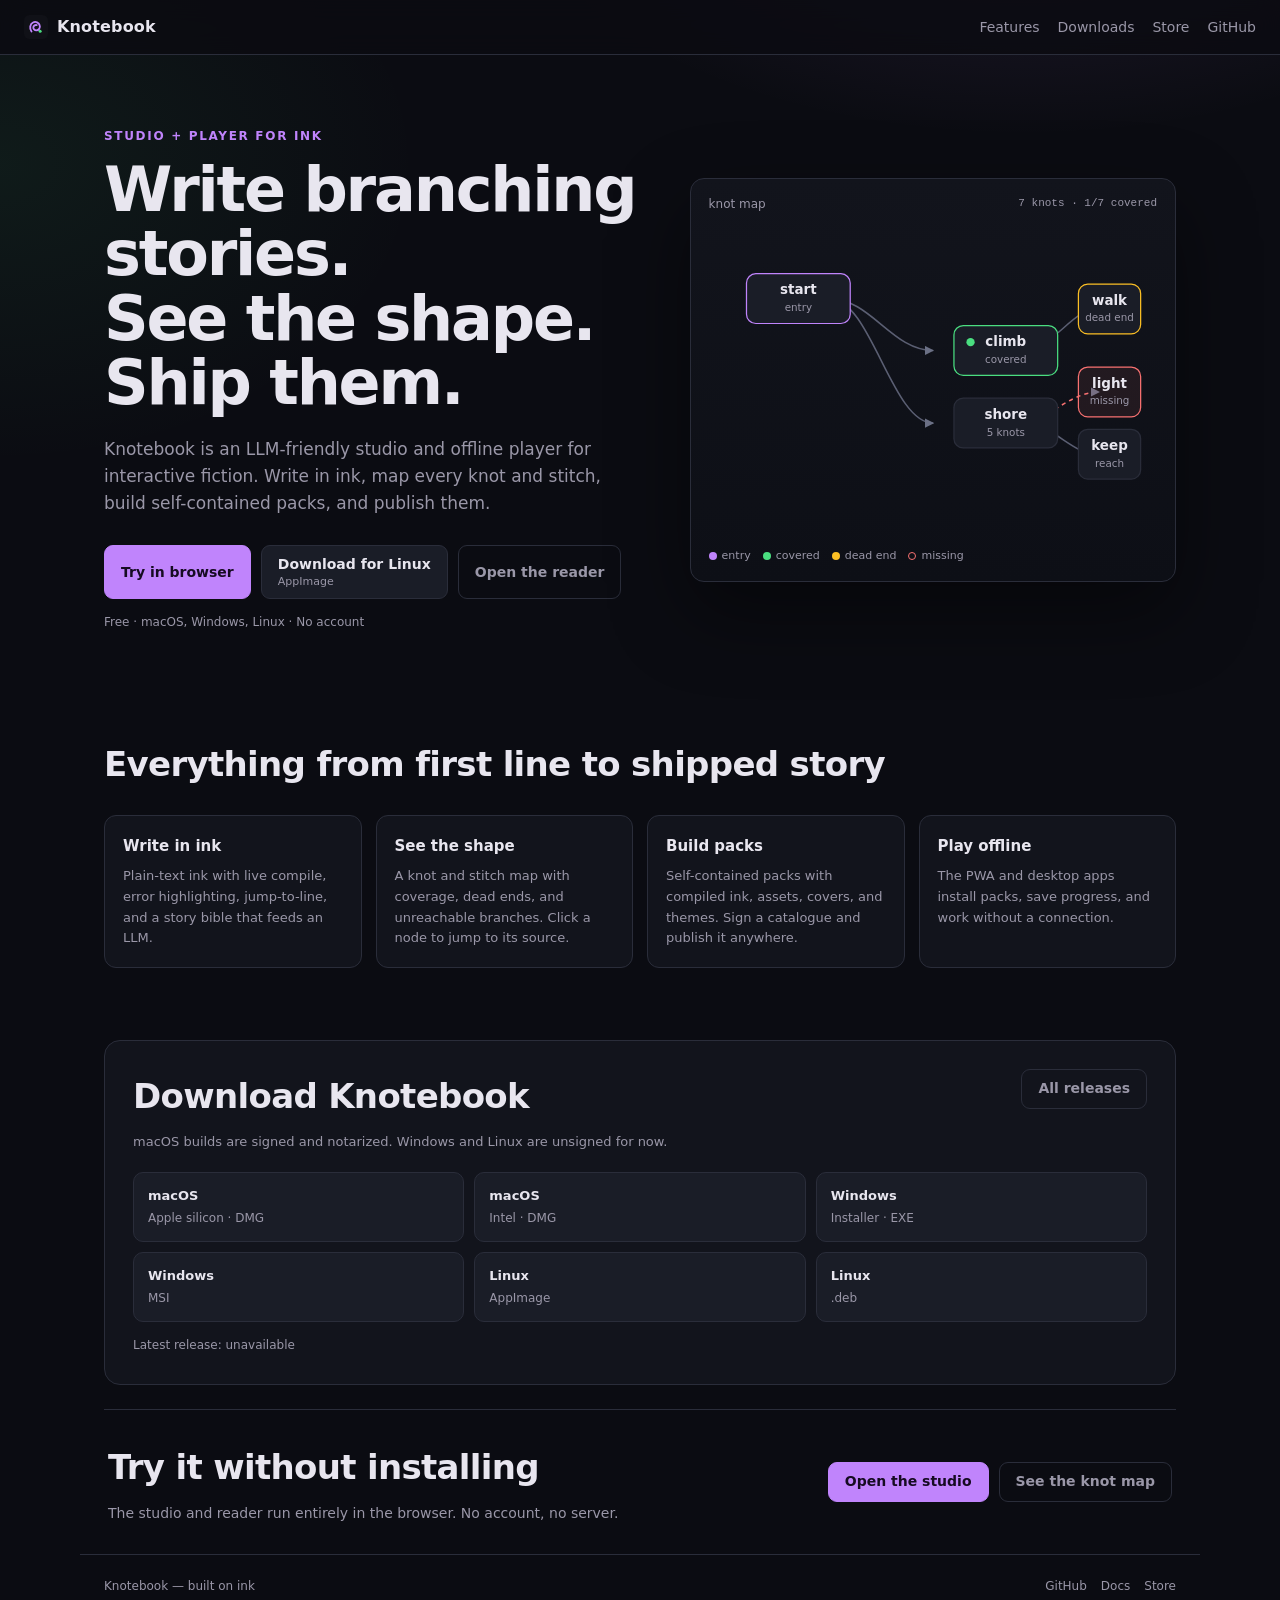
<file: index.html>
<!doctype html>
<html lang="en">
  <head>
    <meta charset="utf-8" />
    <meta name="viewport" content="width=device-width, initial-scale=1" />
    <title>Knotebook — write, map, and publish branching stories</title>
    <meta
      name="description"
      content="An LLM-friendly studio and offline player for interactive fiction, built on ink."
    />
    <meta name="theme-color" content="#101117" />
    <link rel="icon" type="image/svg+xml" href="favicon.svg" />
    <link rel="stylesheet" href="style.css" />
  </head>
  <body>
    <header class="topbar">
      <a class="brand" href="./">
        <img src="favicon.svg" alt="" width="24" height="24" />
        <span>Knotebook</span>
      </a>
      <nav class="nav">
        <a href="#features">Features</a>
        <a href="#downloads">Downloads</a>
        <a href="https://michael-borck.github.io/knotebook-store/">Store</a>
        <a href="https://github.com/michael-borck/knotebook">GitHub</a>
      </nav>
    </header>

    <main>
      <section class="hero">
        <div class="hero-copy">
          <p class="eyebrow">Studio + Player for ink</p>
          <h1>Write branching stories.<br />See the shape. Ship them.</h1>
          <p class="lede">
            Knotebook is an LLM-friendly studio and offline player for interactive
            fiction. Write in ink, map every knot and stitch, build self-contained
            packs, and publish them.
          </p>
          <div class="actions">
            <a class="button primary" href="app/">Try in browser</a>
            <a
              class="button download"
              id="primary-download"
              href="https://github.com/michael-borck/knotebook/releases/latest"
            >
              <span id="primary-download-label">Download Knotebook</span>
              <span class="meta" id="primary-download-meta"
                >Choose your platform</span
              >
            </a>
            <a class="button ghost" href="app/?player=1">Open the reader</a>
          </div>
          <p class="fineprint">Free · macOS, Windows, Linux · No account</p>
        </div>

        <div class="hero-art" aria-hidden="true">
          <div class="map-card">
            <div class="map-head">
              <span>knot map</span>
              <span class="map-count">7 knots · 1/7 covered</span>
            </div>
            <svg viewBox="0 0 440 300" class="map-svg">
              <defs>
                <marker
                  id="arrow"
                  viewBox="0 0 10 10"
                  refX="9"
                  refY="5"
                  markerWidth="6"
                  markerHeight="6"
                  orient="auto-start-reverse"
                >
                  <path d="M 0 0 L 10 5 L 0 10 z" fill="#6b7085" />
                </marker>
              </defs>
              <path
                class="edge"
                d="M120 70 C 160 70, 180 120, 220 120"
                marker-end="url(#arrow)"
              />
              <path
                class="edge"
                d="M120 70 C 160 70, 180 190, 220 190"
                marker-end="url(#arrow)"
              />
              <path
                class="edge"
                d="M300 120 C 340 120, 350 80, 380 80"
                marker-end="url(#arrow)"
              />
              <path
                class="edge"
                d="M300 190 C 340 190, 350 220, 380 220"
                marker-end="url(#arrow)"
              />
              <path
                class="edge missing-edge"
                d="M300 190 C 330 190, 350 160, 380 160"
                marker-end="url(#arrow)"
              />
              <g class="node entry">
                <rect x="40" y="46" width="100" height="48" rx="9" />
                <text x="90" y="66">start</text>
                <text class="node-meta" x="90" y="82">entry</text>
              </g>
              <g class="node covered">
                <rect x="240" y="96" width="100" height="48" rx="9" />
                <circle cx="256" cy="112" r="4" />
                <text x="290" y="116">climb</text>
                <text class="node-meta" x="290" y="132">covered</text>
              </g>
              <g class="node">
                <rect x="240" y="166" width="100" height="48" rx="9" />
                <text x="290" y="186">shore</text>
                <text class="node-meta" x="290" y="202">5 knots</text>
              </g>
              <g class="node dead">
                <rect x="360" y="56" width="60" height="48" rx="9" />
                <text x="390" y="76">walk</text>
                <text class="node-meta" x="390" y="92">dead end</text>
              </g>
              <g class="node">
                <rect x="360" y="196" width="60" height="48" rx="9" />
                <text x="390" y="216">keep</text>
                <text class="node-meta" x="390" y="232">reach</text>
              </g>
              <g class="node missing">
                <rect x="360" y="136" width="60" height="48" rx="9" />
                <text x="390" y="156">light</text>
                <text class="node-meta" x="390" y="172">missing</text>
              </g>
            </svg>
            <div class="map-legend">
              <span><i class="dot entry"></i>entry</span>
              <span><i class="dot covered"></i>covered</span>
              <span><i class="dot dead"></i>dead end</span>
              <span><i class="dot missing"></i>missing</span>
            </div>
          </div>
        </div>
      </section>

      <section id="features" class="features">
        <h2>Everything from first line to shipped story</h2>
        <div class="feature-grid">
          <article>
            <h3>Write in ink</h3>
            <p>
              Plain-text ink with live compile, error highlighting, jump-to-line,
              and a story bible that feeds an LLM.
            </p>
          </article>
          <article>
            <h3>See the shape</h3>
            <p>
              A knot and stitch map with coverage, dead ends, and unreachable
              branches. Click a node to jump to its source.
            </p>
          </article>
          <article>
            <h3>Build packs</h3>
            <p>
              Self-contained packs with compiled ink, assets, covers, and themes.
              Sign a catalogue and publish it anywhere.
            </p>
          </article>
          <article>
            <h3>Play offline</h3>
            <p>
              The PWA and desktop apps install packs, save progress, and work
              without a connection.
            </p>
          </article>
        </div>
      </section>

      <section id="downloads" class="downloads">
        <div class="downloads-head">
          <div>
            <h2>Download Knotebook</h2>
            <p class="muted">
              macOS builds are signed and notarized. Windows and Linux are
              unsigned for now.
            </p>
          </div>
          <a
            class="button ghost"
            href="https://github.com/michael-borck/knotebook/releases/latest"
            >All releases</a
          >
        </div>
        <div class="download-grid">
          <a
            id="dl-mac-arm"
            class="download-card"
            href="https://github.com/michael-borck/knotebook/releases/latest"
            ><strong>macOS</strong><span>Apple silicon · DMG</span></a
          >
          <a
            id="dl-mac-x64"
            class="download-card"
            href="https://github.com/michael-borck/knotebook/releases/latest"
            ><strong>macOS</strong><span>Intel · DMG</span></a
          >
          <a
            id="dl-win-exe"
            class="download-card"
            href="https://github.com/michael-borck/knotebook/releases/latest"
            ><strong>Windows</strong><span>Installer · EXE</span></a
          >
          <a
            id="dl-win-msi"
            class="download-card"
            href="https://github.com/michael-borck/knotebook/releases/latest"
            ><strong>Windows</strong><span>MSI</span></a
          >
          <a
            id="dl-linux-appimage"
            class="download-card"
            href="https://github.com/michael-borck/knotebook/releases/latest"
            ><strong>Linux</strong><span>AppImage</span></a
          >
          <a
            id="dl-linux-deb"
            class="download-card"
            href="https://github.com/michael-borck/knotebook/releases/latest"
            ><strong>Linux</strong><span>.deb</span></a
          >
        </div>
        <p class="fineprint" id="release-note">
          Latest release: <span id="release-version">loading…</span>
        </p>
      </section>

      <section class="cta">
        <div>
          <h2>Try it without installing</h2>
          <p class="muted">
            The studio and reader run entirely in the browser. No account, no
            server.
          </p>
        </div>
        <div class="actions">
          <a class="button primary" href="app/">Open the studio</a>
          <a class="button ghost" href="app/?view=map">See the knot map</a>
        </div>
      </section>
    </main>

    <footer class="footer">
      <span
        >Knotebook — built on
        <a href="https://www.inklestudios.com/ink/">ink</a></span
      >
      <nav>
        <a href="https://github.com/michael-borck/knotebook">GitHub</a>
        <a href="https://github.com/michael-borck/knotebook/blob/main/docs/PLAN.md"
          >Docs</a
        >
        <a href="https://michael-borck.github.io/knotebook-store/">Store</a>
      </nav>
    </footer>

    <noscript>
      <p class="noscript">
        Downloads need JavaScript. Browse releases at
        <a href="https://github.com/michael-borck/knotebook/releases/latest"
          >GitHub Releases</a
        >.
      </p>
    </noscript>

    <script src="app.js"></script>
  </body>
</html>
</file>
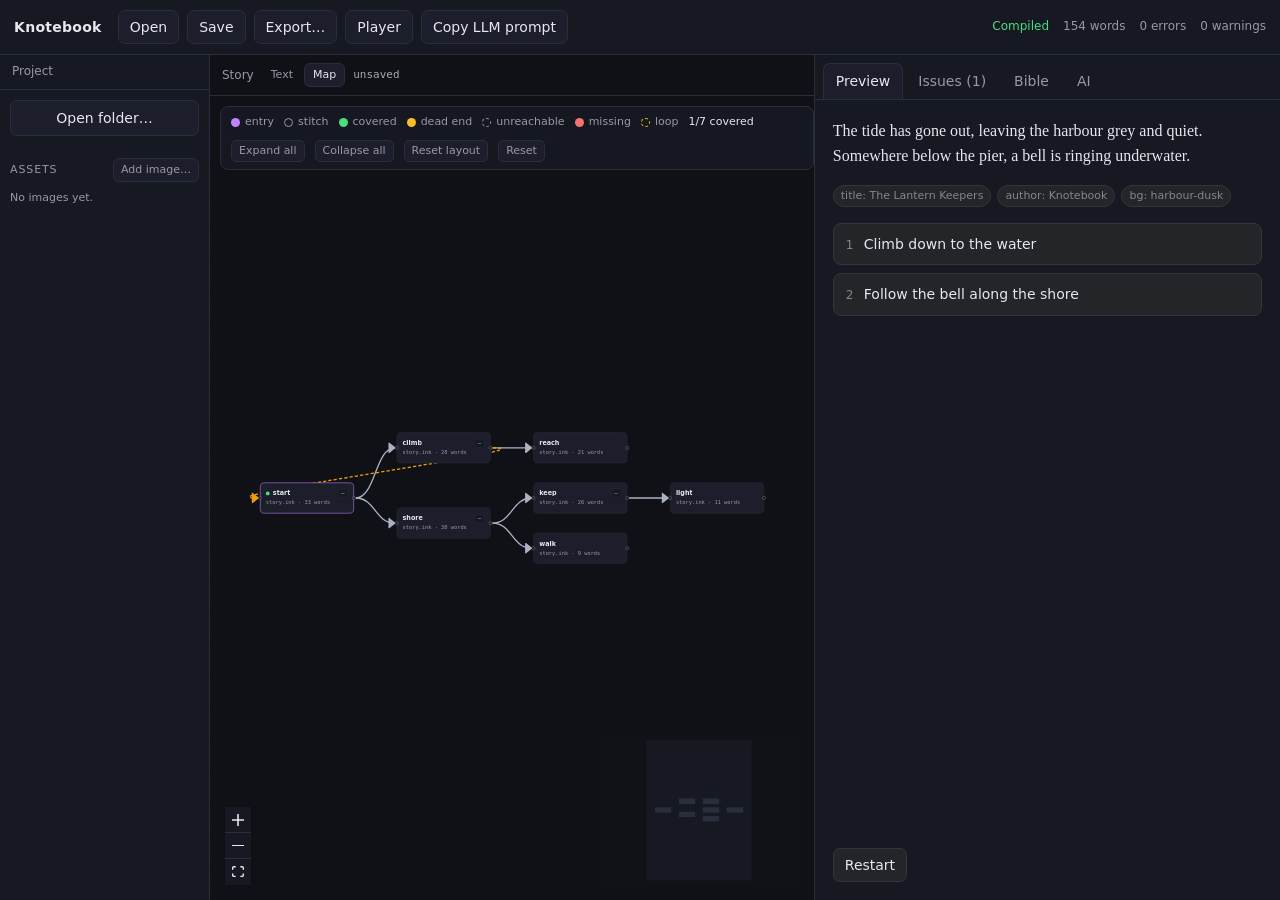
<file: app/index.html>
<!doctype html>
<html lang="en">
  <head>
    <meta charset="UTF-8" />
    <meta
      http-equiv="Content-Security-Policy"
      content="default-src 'self'; script-src 'self'; style-src 'self' 'unsafe-inline'; img-src 'self' data: https:; font-src 'self' data:; connect-src 'self' https: http://localhost:* http://127.0.0.1:* ws://localhost:* ws://127.0.0.1:*; worker-src 'self'; object-src 'none'; base-uri 'self'; form-action 'none'; manifest-src 'self'"
    />
    <link rel="icon" type="image/svg+xml" href="favicon.svg" />
    <meta name="viewport" content="width=device-width, initial-scale=1.0" />
    <meta name="theme-color" content="#101117" />
    <meta
      name="description"
      content="Knotebook — an LLM-friendly studio and player for branching stories."
    />
    <link rel="manifest" href="manifest.webmanifest" />
    <link rel="apple-touch-icon" href="icons/apple-touch-icon.png" />
    <title>Knotebook</title>
    <script type="module" crossorigin src="./assets/index-C0vM4lJi.js"></script>
    <link rel="stylesheet" crossorigin href="./assets/index-CSNg-LiI.css">
  </head>
  <body>
    <div id="root"></div>
  </body>
</html>
</file>
<file: style.css>
:root {
  color-scheme: dark;
  --bg: #0b0c12;
  --panel: #12141c;
  --panel-2: #1a1d27;
  --text: #e8e6ef;
  --muted: #9a97a8;
  --border: #2a2d3a;
  --accent: #c084fc;
  --ok: #4ade80;
  --warn: #fbbf24;
  --error: #f87171;
  font: 16px/1.6 ui-sans-serif, system-ui, -apple-system, "Segoe UI", Roboto,
    sans-serif;
  color: var(--text);
  background: var(--bg);
  -webkit-font-smoothing: antialiased;
  -moz-osx-font-smoothing: grayscale;
}

* {
  box-sizing: border-box;
}

html {
  scroll-behavior: smooth;
}

body {
  margin: 0;
  background:
    radial-gradient(900px 500px at 80% -10%, rgba(192, 132, 252, 0.14), transparent 60%),
    radial-gradient(700px 500px at 0% 10%, rgba(74, 222, 128, 0.07), transparent 60%),
    var(--bg);
}

a {
  color: inherit;
}

.topbar {
  position: sticky;
  top: 0;
  z-index: 20;
  display: flex;
  align-items: center;
  gap: 18px;
  padding: 14px 24px;
  border-bottom: 1px solid var(--border);
  background: rgba(11, 12, 18, 0.82);
  backdrop-filter: blur(12px);
}

.brand {
  display: flex;
  align-items: center;
  gap: 9px;
  text-decoration: none;
  font-weight: 700;
  letter-spacing: 0.01em;
}

.nav {
  margin-left: auto;
  display: flex;
  flex-wrap: wrap;
  align-items: center;
  gap: 18px;
}

.nav a {
  color: var(--muted);
  text-decoration: none;
  font-size: 14px;
}

.nav a:hover {
  color: var(--text);
}

main {
  width: min(1120px, 100%);
  margin: 0 auto;
  padding: 0 24px;
}

.hero {
  display: grid;
  grid-template-columns: minmax(0, 1.05fr) minmax(0, 0.95fr);
  align-items: center;
  gap: 48px;
  padding: 72px 0 64px;
}

.eyebrow {
  margin: 0 0 12px;
  color: var(--accent);
  font-size: 12px;
  font-weight: 700;
  letter-spacing: 0.14em;
  text-transform: uppercase;
}

h1 {
  margin: 0;
  font-size: clamp(38px, 5.6vw, 62px);
  line-height: 1.04;
  letter-spacing: -0.035em;
}

.lede {
  margin: 20px 0 0;
  max-width: 52ch;
  color: var(--muted);
  font-size: 17px;
}

.actions {
  display: flex;
  flex-wrap: wrap;
  align-items: stretch;
  gap: 10px;
  margin-top: 28px;
}

.button {
  display: inline-flex;
  flex-direction: column;
  justify-content: center;
  gap: 1px;
  padding: 10px 16px;
  border-radius: 9px;
  border: 1px solid var(--border);
  background: var(--panel-2);
  color: var(--text);
  text-decoration: none;
  font-size: 14px;
  font-weight: 600;
  line-height: 1.25;
  transition: border-color 0.15s ease, transform 0.15s ease;
}

.button:hover {
  border-color: var(--accent);
}

.button.primary {
  background: var(--accent);
  border-color: var(--accent);
  color: #160b22;
}

.button.primary:hover {
  transform: translateY(-1px);
}

.button.ghost {
  background: transparent;
  color: var(--muted);
}

.button.download .meta {
  color: var(--muted);
  font-size: 11px;
  font-weight: 500;
}

.fineprint {
  margin: 14px 0 0;
  color: var(--muted);
  font-size: 12px;
}

.hero-art {
  display: flex;
  justify-content: center;
}

.map-card {
  width: 100%;
  max-width: 520px;
  border: 1px solid var(--border);
  border-radius: 14px;
  background: linear-gradient(180deg, var(--panel), #0d0f16);
  padding: 14px;
  box-shadow: 0 30px 80px rgba(0, 0, 0, 0.45);
}

.map-head {
  display: flex;
  align-items: center;
  justify-content: space-between;
  padding: 2px 4px 12px;
  color: var(--muted);
  font-size: 12px;
}

.map-count {
  font-family: ui-monospace, SFMono-Regular, Menlo, monospace;
  font-size: 11px;
}

.map-svg {
  display: block;
  width: 100%;
  height: auto;
}

.map-svg .edge {
  fill: none;
  stroke: #5b5f73;
  stroke-width: 1.5;
}

.map-svg .missing-edge {
  stroke: var(--error);
  stroke-dasharray: 4 4;
}

.map-svg .node rect {
  fill: var(--panel-2);
  stroke: var(--border);
  stroke-width: 1.2;
}

.map-svg .node text {
  fill: var(--text);
  font-size: 13px;
  font-weight: 600;
  text-anchor: middle;
}

.map-svg .node .node-meta {
  fill: var(--muted);
  font-size: 10px;
  font-weight: 500;
}

.map-svg .node.entry rect {
  stroke: var(--accent);
}

.map-svg .node.covered rect {
  stroke: var(--ok);
}

.map-svg .node.covered circle {
  fill: var(--ok);
}

.map-svg .node.dead rect {
  stroke: var(--warn);
}

.map-svg .node.missing rect {
  fill: rgba(248, 113, 113, 0.08);
  stroke: var(--error);
}

.map-legend {
  display: flex;
  flex-wrap: wrap;
  gap: 12px;
  padding: 10px 4px 2px;
  color: var(--muted);
  font-size: 11px;
}

.map-legend span {
  display: inline-flex;
  align-items: center;
  gap: 5px;
}

.dot {
  width: 8px;
  height: 8px;
  border-radius: 50%;
  border: 1px solid transparent;
}

.dot.entry {
  background: var(--accent);
}

.dot.covered {
  background: var(--ok);
}

.dot.dead {
  background: var(--warn);
}

.dot.missing {
  border-color: var(--error);
}

.features {
  padding: 40px 0 24px;
}

.features h2,
.downloads h2,
.cta h2 {
  margin: 0;
  font-size: clamp(24px, 3vw, 34px);
  letter-spacing: -0.02em;
}

.feature-grid {
  display: grid;
  grid-template-columns: repeat(4, minmax(0, 1fr));
  gap: 14px;
  margin-top: 24px;
}

.feature-grid article {
  border: 1px solid var(--border);
  border-radius: 12px;
  background: var(--panel);
  padding: 18px;
}

.feature-grid h3 {
  margin: 0 0 8px;
  font-size: 15px;
}

.feature-grid p {
  margin: 0;
  color: var(--muted);
  font-size: 13px;
}

.downloads {
  margin-top: 48px;
  padding: 28px;
  border: 1px solid var(--border);
  border-radius: 16px;
  background: var(--panel);
}

.downloads-head {
  display: flex;
  align-items: flex-start;
  justify-content: space-between;
  gap: 16px;
}

.muted {
  color: var(--muted);
}

.downloads-head p {
  margin: 8px 0 0;
  font-size: 13px;
}

.download-grid {
  display: grid;
  grid-template-columns: repeat(3, minmax(0, 1fr));
  gap: 10px;
  margin-top: 20px;
}

.download-card {
  display: flex;
  flex-direction: column;
  gap: 2px;
  padding: 13px 14px;
  border: 1px solid var(--border);
  border-radius: 10px;
  background: var(--panel-2);
  text-decoration: none;
  transition: border-color 0.15s ease;
}

.download-card:hover {
  border-color: var(--accent);
}

.download-card strong {
  font-size: 13px;
}

.download-card span {
  color: var(--muted);
  font-size: 12px;
}

.cta {
  display: flex;
  align-items: center;
  justify-content: space-between;
  gap: 20px;
  margin: 24px 0 0;
  padding: 30px 4px;
  border-top: 1px solid var(--border);
}

.cta p {
  margin: 8px 0 0;
  font-size: 14px;
}

.cta .actions {
  margin-top: 0;
}

.footer {
  display: flex;
  align-items: center;
  justify-content: space-between;
  gap: 16px;
  width: min(1120px, 100%);
  margin: 0 auto;
  padding: 22px 24px 40px;
  border-top: 1px solid var(--border);
  color: var(--muted);
  font-size: 12px;
}

.footer a {
  color: var(--muted);
  text-decoration: none;
}

.footer a:hover {
  color: var(--accent);
}

.footer nav {
  display: flex;
  gap: 14px;
}

.noscript {
  width: min(1120px, 100%);
  margin: 0 auto;
  padding: 12px 24px 30px;
  color: var(--warn);
  font-size: 13px;
}

@media (max-width: 900px) {
  .hero {
    grid-template-columns: 1fr;
    gap: 32px;
    padding-top: 48px;
  }

  .hero-art {
    order: 2;
  }

  .feature-grid {
    grid-template-columns: repeat(2, minmax(0, 1fr));
  }

  .download-grid {
    grid-template-columns: repeat(2, minmax(0, 1fr));
  }
}

@media (max-width: 560px) {
  .topbar {
    padding: 12px 16px;
  }

  .nav {
    gap: 12px;
  }

  .nav a:nth-child(1) {
    display: none;
  }

  main {
    padding: 0 16px;
  }

  .feature-grid,
  .download-grid {
    grid-template-columns: 1fr;
  }

  .downloads {
    padding: 20px;
  }

  .downloads-head,
  .cta,
  .footer {
    flex-direction: column;
    align-items: flex-start;
  }

  .footer {
    padding: 20px 16px 32px;
  }
}
</file>
<file: app/assets/index-CSNg-LiI.css>
:root{--bg:#101117;--panel:#161822;--panel-2:#1c1f2b;--text:#e8e6ef;--muted:#9a97a8;--border:#2a2d3a;--accent:#c084fc;--error:#f87171;--warning:#fbbf24;--info:#60a5fa;--ok:#4ade80;--lightningcss-light: ;--lightningcss-dark:initial;color-scheme:dark;color:var(--text);background:var(--bg);-webkit-font-smoothing:antialiased;-moz-osx-font-smoothing:grayscale;font:14px/1.45 ui-sans-serif,system-ui,-apple-system,Segoe UI,Roboto,sans-serif}*{box-sizing:border-box}html,body,#root{height:100%;margin:0}#root{flex-direction:column;display:flex}.loading{color:var(--muted);padding:24px}.sr-only{clip:rect(0, 0, 0, 0);white-space:nowrap;border:0;width:1px;height:1px;margin:-1px;padding:0;position:absolute;overflow:hidden}:focus-visible{outline:2px solid var(--accent);outline-offset:2px}button{font:inherit;color:inherit}.update-banner{z-index:60;border:1px solid var(--border);background:var(--panel-2);border-radius:10px;align-items:center;gap:16px;max-width:min(560px,100vw - 32px);padding:14px 16px;display:flex;position:fixed;bottom:16px;right:16px;box-shadow:0 18px 50px #00000073}.update-copy{color:var(--muted);flex-direction:column;gap:3px;min-width:0;font-size:12px;display:flex}.update-copy strong{color:var(--text);font-size:13px}.update-copy progress{width:100%;height:4px;accent-color:var(--accent)}.update-actions{flex:none;gap:8px;display:flex}.update-actions button{border:1px solid var(--border);background:var(--panel);color:var(--text);cursor:pointer;border-radius:7px;padding:6px 11px;font-size:12px}.update-actions button:hover:not(:disabled){border-color:var(--accent)}.update-actions button:disabled{opacity:.5;cursor:default}.update-actions .ghost{color:var(--muted);background:0 0}
</file>
